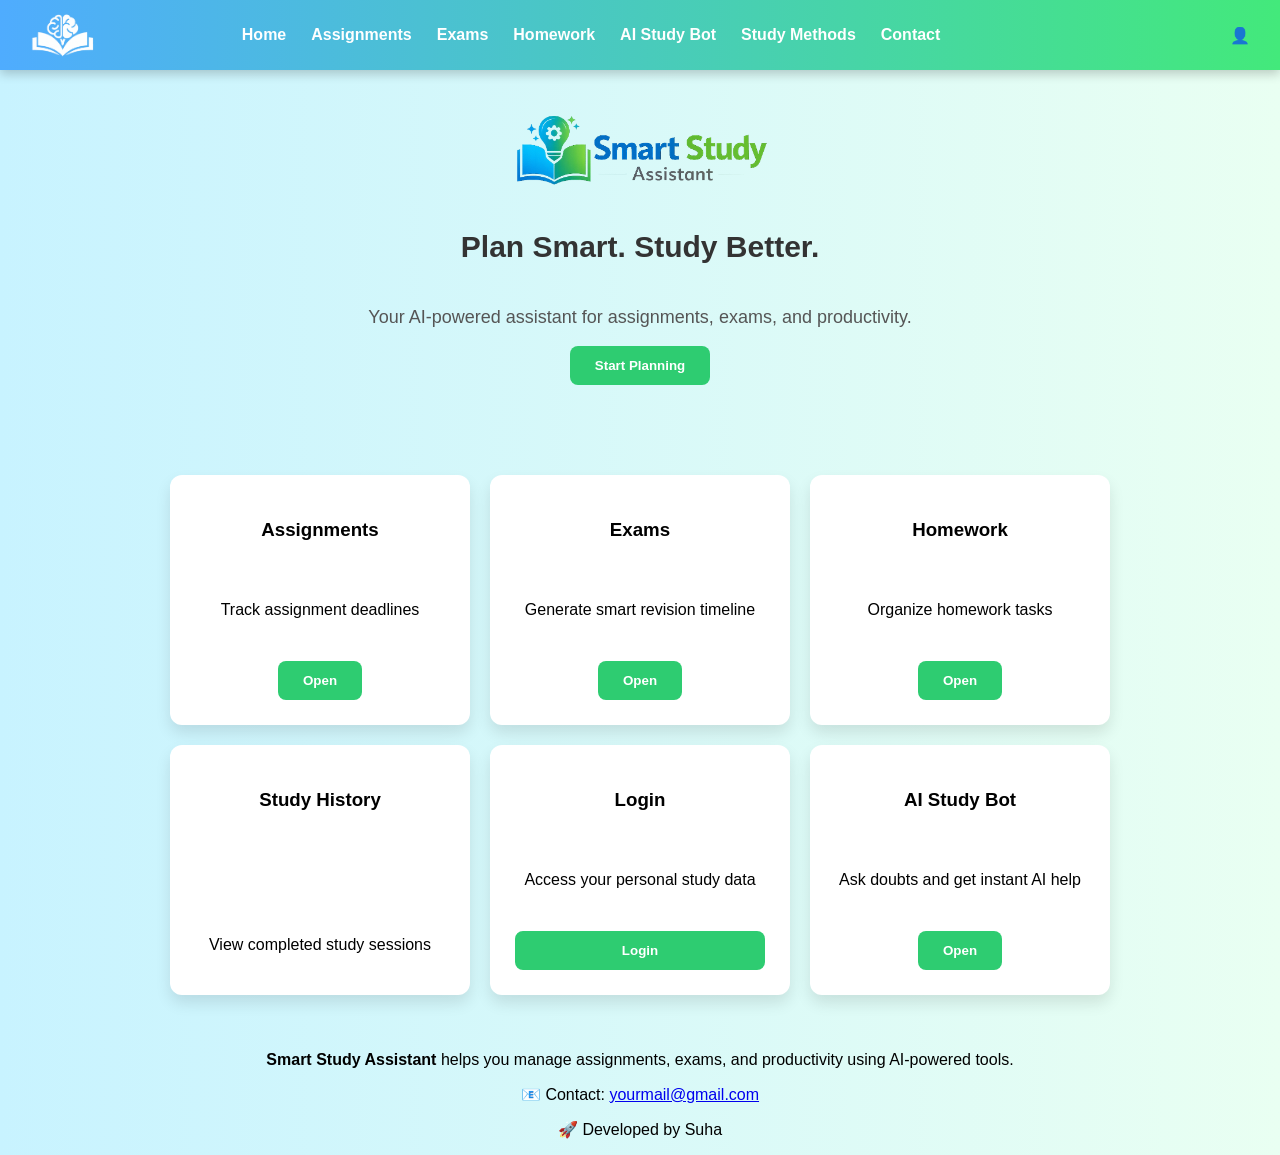
<file: index.html>
<!DOCTYPE html>
<html>

<head>
<title>Smart Study Assistant</title>
<link rel="stylesheet" href="style.css">
</head>

<body>

<header>

<img src="logo.png" class="logo">

<nav>
<a href="index.html">Home</a>
<a href="planner.html">Assignments</a>
<a href="planner.html">Exams</a>
<a href="planner.html">Homework</a>
<a href="ai-bot.html">AI Study Bot</a>
<a href="study-methods.html">Study Methods</a>
<a href="contact.html">Contact</a>
</nav>
<a href="login.html" class="account">
  <i class="fa-solid fa-user"></i>
</a>

<div class="account">
  👤
</div>


</header>

<section class="hero">

<img src="logo1.png" class="hero-logo">

<h1>Plan Smart. Study Better.</h1>

<p>Your AI-powered assistant for assignments, exams, and productivity.</p>

<button>Start Planning</button>

</section>

<div class="cards">

  <div class="card">
    <h3>Assignments</h3>
    <p>Track assignment deadlines</p>
    <a href="planner.html"><button>Open</button></a>
  </div>

  <div class="card">
    <h3>Exams</h3>
    <p>Generate smart revision timeline</p>
    <a href="planner.html"><button>Open</button></a>
  </div>

  <div class="card">
    <h3>Homework</h3>
    <p>Organize homework tasks</p>
    <a href="planner.html"><button>Open</button></a>
  </div>

  <div class="card">
    <h3>Study History</h3>
    <p>View completed study sessions</p>
  </div>

  <!-- LOGIN CARD -->
  <div class="card">
    <h3>Login</h3>
    <p>Access your personal study data</p>
    <button onclick="window.location.href='login.html'">Login</button>
  </div>

  <!-- AI BOT CARD -->
  <div class="card">
    <h3>AI Study Bot</h3>
    <p>Ask doubts and get instant AI help</p>
    <a href="ai-bot.html"><button>Open</button></a>
  </div>

</div>

<script src="script.js"></script>
<footer>

  <div class="footer-top">

    <div class="footer-info">
      <p><b>Smart Study Assistant</b> helps you manage assignments, exams, and productivity using AI-powered tools.</p>
      <p>📧 Contact: <a href="mailto:yourmail@gmail.com">yourmail@gmail.com</a></p>
    </div>

    <div class="footer-icons">
      <a href="#"><i class="fa-brands fa-instagram"></i></a>
      <a href="#"><i class="fa-brands fa-github"></i></a>
      <a href="#"><i class="fa-solid fa-envelope"></i></a>
      <a href="#"><i class="fa-brands fa-linkedin"></i></a>
      <a href="#"><i class="fa-brands fa-whatsapp"></i></a>
    </div>

  </div>

  <div class="footer-bottom">
    <p>🚀 Developed by Suha</p>
  </div>

</footer>
</body>
</html>
</file>
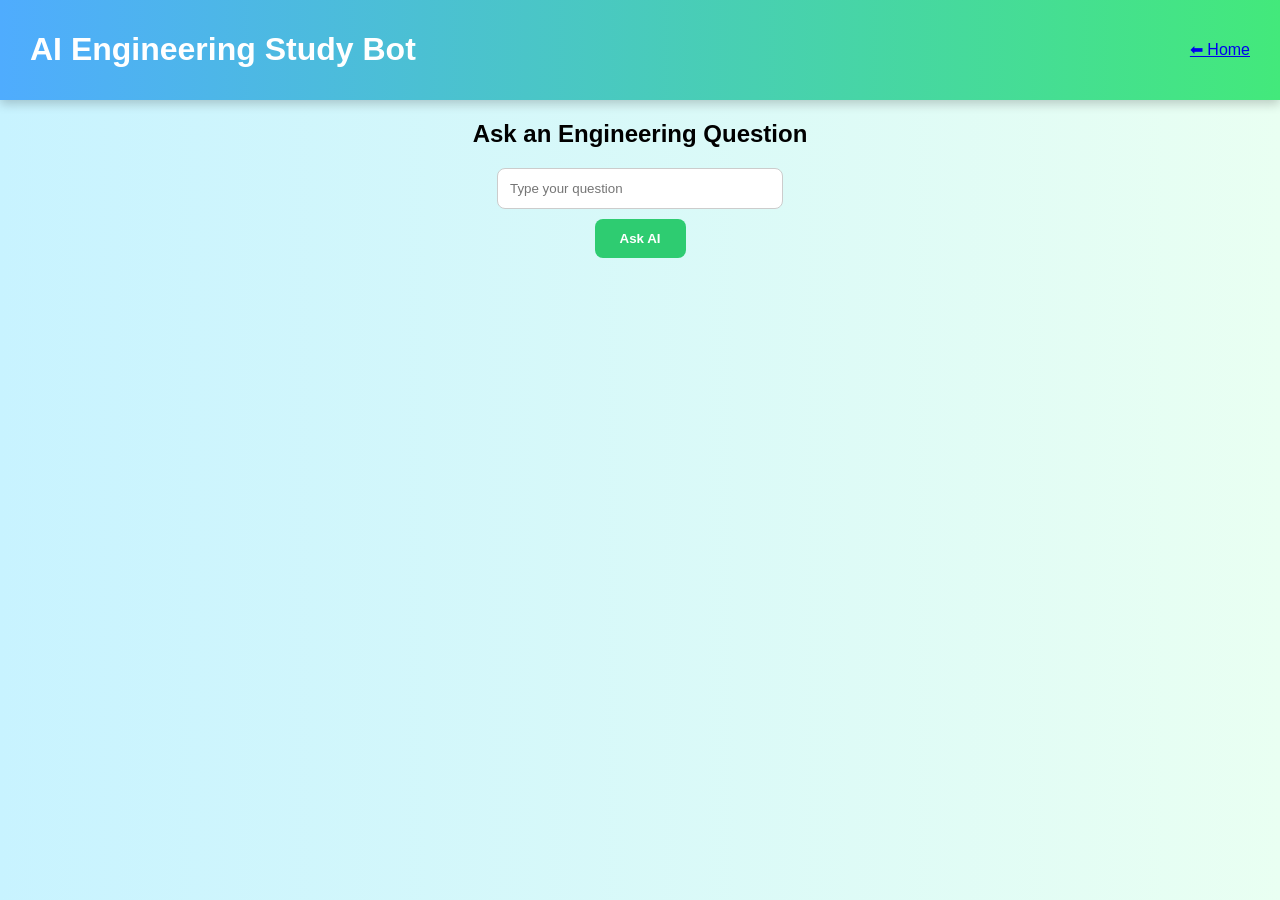
<file: ai-bot.html>
<!DOCTYPE html>
<html>

<head>
<title>AI Study Bot</title>
<link rel="stylesheet" href="style.css">
</head>

<body>

<header>
<h1>AI Engineering Study Bot</h1>
<a href="index.html">⬅ Home</a>
</header>

<h2>Ask an Engineering Question</h2>

<input id="question" placeholder="Type your question">

<button onclick="askBot()">Ask AI</button>

<p id="answer"></p>

<script src="script.js"></script>

</body>
</html>
</file>
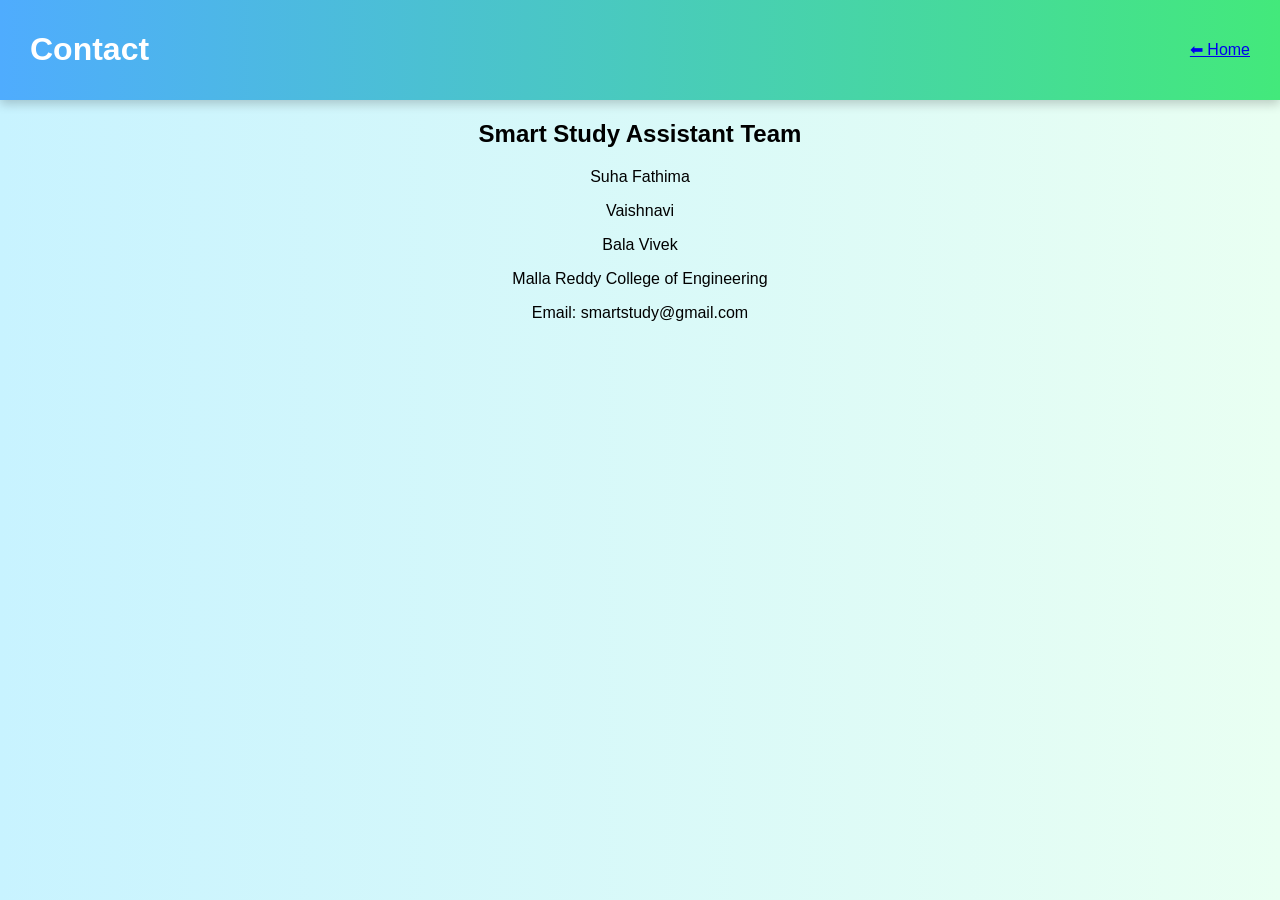
<file: contact.html>
<!DOCTYPE html>
<html>

<head>
<title>Contact</title>
<link rel="stylesheet" href="style.css">
</head>

<body>

<header>
<h1>Contact</h1>
<a href="index.html">⬅ Home</a>
</header>

<h2>Smart Study Assistant Team</h2>

<p>Suha Fathima</p>
<p>Vaishnavi</p>
<p>Bala Vivek</p>

<p>Malla Reddy College of Engineering</p>

<p>Email: smartstudy@gmail.com</p>

</body>
</html>
</file>
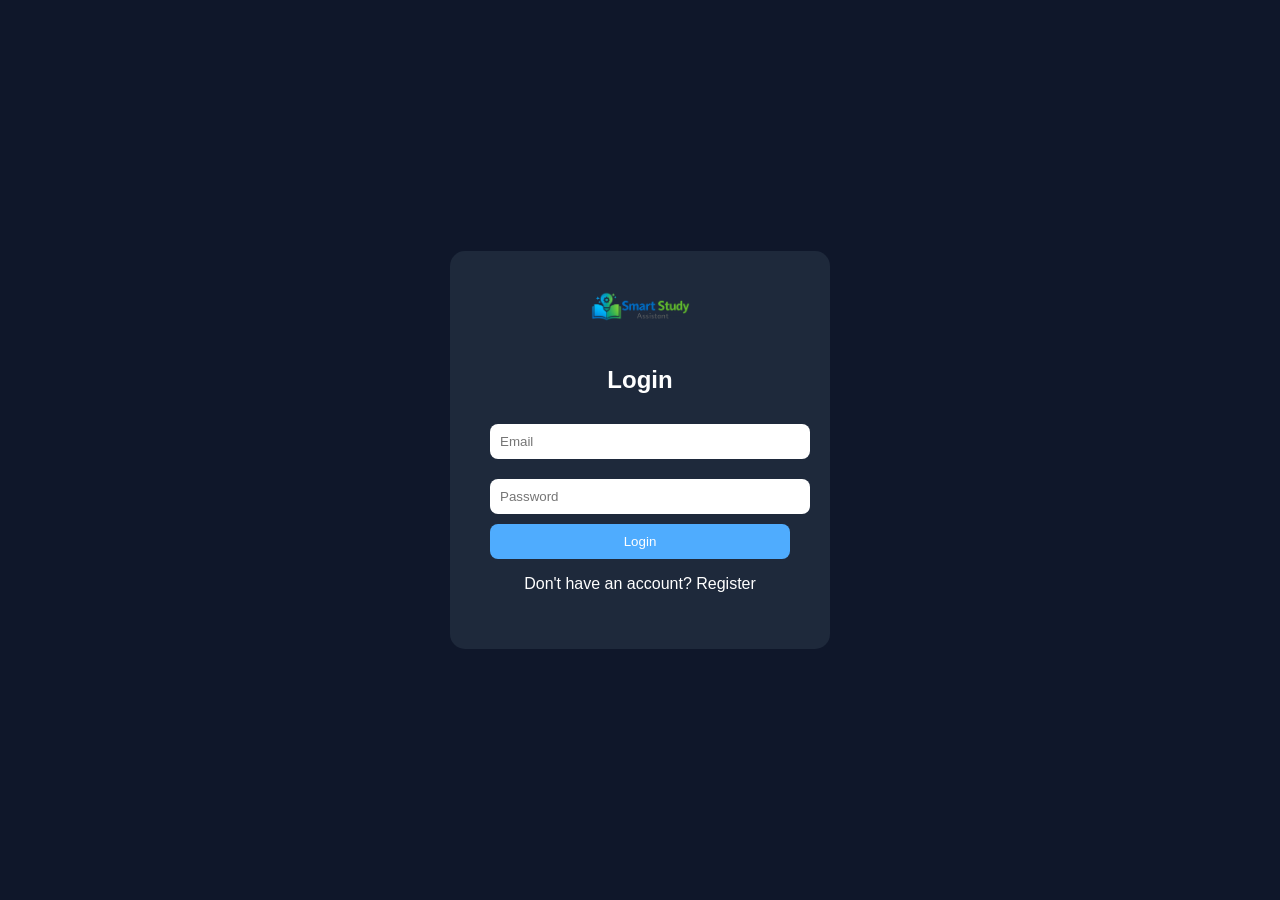
<file: login.html>
<!DOCTYPE html>
<html>
<head>
<title>Login</title>

<style>
body{
  margin:0;
  font-family:Arial;
  background:#0f172a;
  display:flex;
  justify-content:center;
  align-items:center;
  height:100vh;
  color:white;
}

.login-container{
  background:#1e293b;
  padding:40px;
  border-radius:15px;
  width:300px;
  text-align:center;
}

.login-container img{
  width:100px;
  margin-bottom:20px;
}

input{
  width:100%;
  padding:10px;
  margin:10px 0;
  border:none;
  border-radius:8px;
}

button{
  width:100%;
  padding:10px;
  background:#4facfe;
  border:none;
  border-radius:8px;
  color:white;
  cursor:pointer;
}

button:hover{
  background:#3b82f6;
}
</style>
</head>

<body>

<div class="login-container">

<img src="logo1.png">

<h2>Login</h2>

<input type="email" placeholder="Email">
<input type="password" placeholder="Password">

<button>Login</button>

<p>Don't have an account? Register</p>

</div>

</body>
</html>
</file>
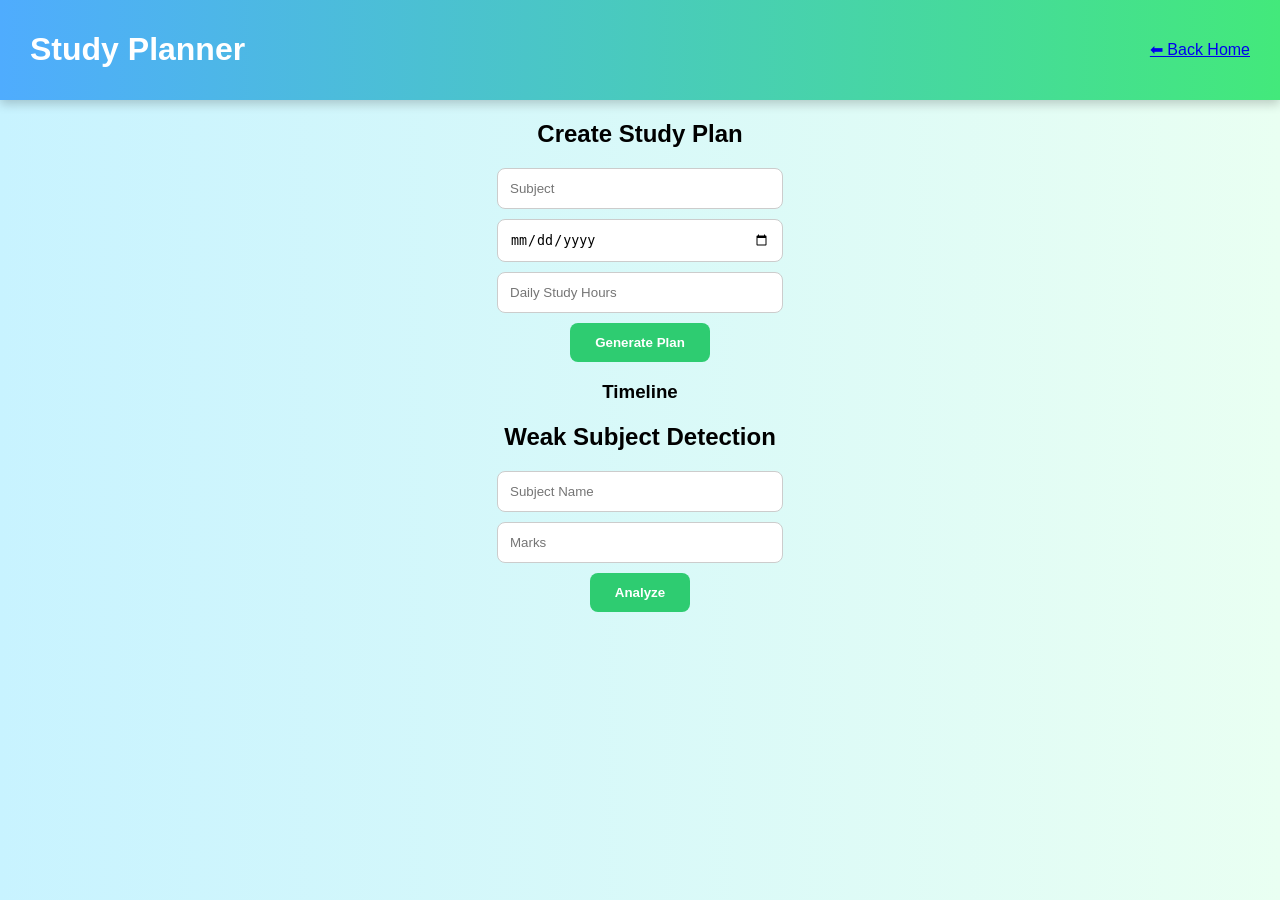
<file: planner.html>
<!DOCTYPE html>
<html>

<head>
<title>Study Planner</title>
<link rel="stylesheet" href="style.css">
</head>

<body>

<header>
<h1>Study Planner</h1>
<a href="index.html">⬅ Back Home</a>
</header>

<h2>Create Study Plan</h2>

<input id="subject" placeholder="Subject">

<input id="date" type="date">

<input id="hours" placeholder="Daily Study Hours">

<button onclick="generatePlan()">Generate Plan</button>

<h3>Timeline</h3>

<ul id="timeline"></ul>

<h2>Weak Subject Detection</h2>

<input id="subjectName" placeholder="Subject Name">

<input id="marks" type="number" placeholder="Marks">

<button onclick="detectWeakSubject()">Analyze</button>

<p id="weakResult"></p>

<script src="script.js"></script>

</body>
</html>
</file>
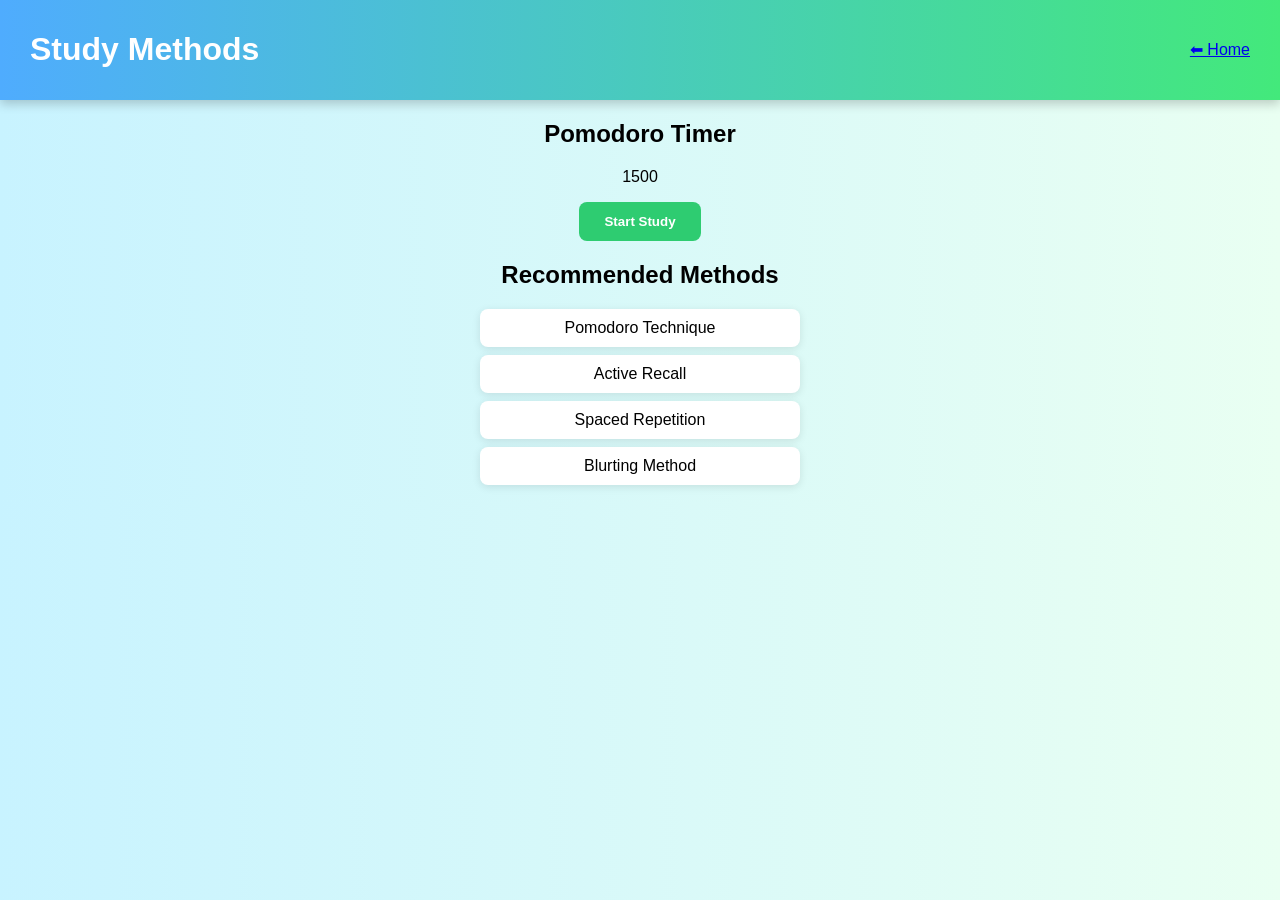
<file: study-methods.html>
<!DOCTYPE html>
<html>

<head>
<title>Study Methods</title>
<link rel="stylesheet" href="style.css">
</head>

<body>

<header>
<h1>Study Methods</h1>
<a href="index.html">⬅ Home</a>
</header>

<h2>Pomodoro Timer</h2>

<p id="timer">1500</p>

<button onclick="startTimer()">Start Study</button>

<h2>Recommended Methods</h2>

<ul>

<li>Pomodoro Technique</li>

<li>Active Recall</li>

<li>Spaced Repetition</li>

<li>Blurting Method</li>

</ul>

<script src="script.js"></script>

</body>
</html>
</file>
<file: style.css>
body{
  font-family:'Segoe UI',sans-serif;
  margin:0;
  background:linear-gradient(to right,#c8f3ff,#e9fff2);
  text-align:center;
}

header{
  display:flex;
  align-items:center;
  justify-content:space-between;
  padding:10px 30px;
  background:linear-gradient(90deg,#4facfe,#43e97b);
  color:white;
  position:sticky;
  top:0;
  z-index:1000;
  box-shadow:0 4px 10px rgba(0,0,0,0.2);
}

.logo{
  height:50px;
}

nav{
  display:flex;
  gap:25px;
  align-items:center;
}

nav a{
  color:white;
  text-decoration:none;
  font-weight:bold;
  transition:0.3s;
}

nav a:hover{
  color:#003f5c;
  transform:scale(1.1);
}

.hero{
  display:flex;
  flex-direction:column;
  align-items:center;
  justify-content:center;
  padding:40px 20px;   /* 🔥 reduce from 80px */
  margin-bottom:10px;  /* 🔥 reduce gap */
}
.hero{
  padding:40px 20px;   /* reduce height */
}

.hero-logo{
  height:80px;
  margin-bottom:15px;
}

.hero h1{
  font-size:30px;
  color:#333;
}

.hero p{
  font-size:18px;
  color:#555;
}
.cards{
  display:flex;
  flex-wrap:wrap;
  justify-content:center;
  gap:20px;              /* MORE SPACE between cards */
  padding:40px;
}

.card{
  background:white;
  width:250px;           /* BIGGER */
  height:200px;          /* slightly bigger */
  padding:25px;
  border-radius:12px;
  box-shadow:0 8px 15px rgba(0,0,0,0.1);
  display:flex;
  flex-direction:column;
  justify-content:space-between;
  text-align:center;
  transition:0.3s;
}

.card:hover{
  transform:translateY(-8px);   /* smoother hover */
}


.card:hover{
  transform:translateY(-10px) scale(1.03);
  box-shadow:0 20px 40px rgba(0,0,0,0.2);
}


button{
  background:#2ecc71;
  border:none;
  padding:12px 25px;
  color:white;
  border-radius:8px;
  cursor:pointer;
  font-weight:bold;
  transition:0.3s;
}

button:hover{
  background:#27ae60;
  transform:scale(1.05);
}

input{
  display:block;
  margin:10px auto;
  padding:12px;
  width:260px;
  border-radius:8px;
  border:1px solid #ccc;
}

ul{
  list-style:none;
  padding:0;
}

li{
  background:white;
  margin:8px auto;
  padding:10px;
  width:300px;
  border-radius:8px;
  box-shadow:0 2px 8px rgba(0,0,0,0.1);
}

.progress-container{
  width:300px;
  height:20px;
  background:#ddd;
  border-radius:10px;
  margin:auto;
}

.progress-bar{
  height:100%;
  width:0%;
  background:#2ecc71;
  border-radius:10px;
  transition:0.5s;
}

@media (max-width:600px){
  .card{
    width:90%;
  }

 .footer{
  background:linear-gradient(90deg,#4facfe,#43e97b); /* 🔥 colored */
  padding:40px 0;
  display:flex;
  justify-content:center;
}
footer{
  margin-top:50px;
}

.footer-container{
  display:flex;
  justify-content:space-between;
  align-items:center;
  flex-wrap:wrap;
}

/* main rectangle */
.footer-box{
  background:#111;
  width:90%;
  max-width:1100px;
  padding:25px;
  border-radius:10px;
  color:white;
}

/* top section */
.footer-top{
  display:flex;
  align-items:center;
  gap:10px;
}


/* title */
.footer-title{
  font-size:18px;
  font-weight:bold;
}

/* GRID (amazon style columns) */
.footer-grid{
  display:grid;
  grid-template-columns:repeat(4,1fr);
  gap:20px;
  margin-top:20px;
}

.footer-grid h4{
  margin-bottom:8px;
  font-size:14px;
}

.footer-grid a{
  display:block;
  font-size:13px;
  color:#ccc;
  text-decoration:none;
  margin:3px 0;
}

.footer-grid a:hover{
  color:#4facfe;
}

/* bottom */
.footer-bottom{
  text-align:center;
  font-size:13px;
  margin-top:10px;
  color:#aaa;
}

.footer-left{
  display:flex;
  align-items:center;
  gap:10px;
}

/* line */
hr{
  border:0.5px solid #333;
  margin:20px 0;
}

/* mobile */
@media(max-width:700px){
  .footer-grid{
    grid-template-columns:1fr 1fr;
  }
}
footer{
  margin-top:40px;
  padding:20px 40px;
  background:linear-gradient(to right,#4facfe,#00f2fe);
  color:white;
  text-align:center;
}

/* TOP ROW (ALL HORIZONTAL) */
.footer-top{
  display:flex;
  justify-content:space-between;
  align-items:center;
  flex-wrap:wrap;
  margin-bottom:10px;
}

/* TEXT LEFT */
.footer-info{
  max-width:400px;
  text-align:left;
  font-size:14px;
}

/* FOOTER ICONS */
.footer-icons{
  display:flex;
  align-items:center;
}

.footer-icons a{
  color:white;
  font-size:22px;
  margin-left:15px;
  text-decoration:none;
  transition:0.3s;
}

/* 🔥 HOVER EFFECT */
.footer-icons a:hover{
  color:black;
  transform:scale(1.2);
}


.account-icon{
  color:white;
  font-size:22px;
  margin-left:15px;
  text-decoration:none;
  transition:0.3s;
}

.account-icon:hover{
  transform:scale(1.2);
}
}
</file>
